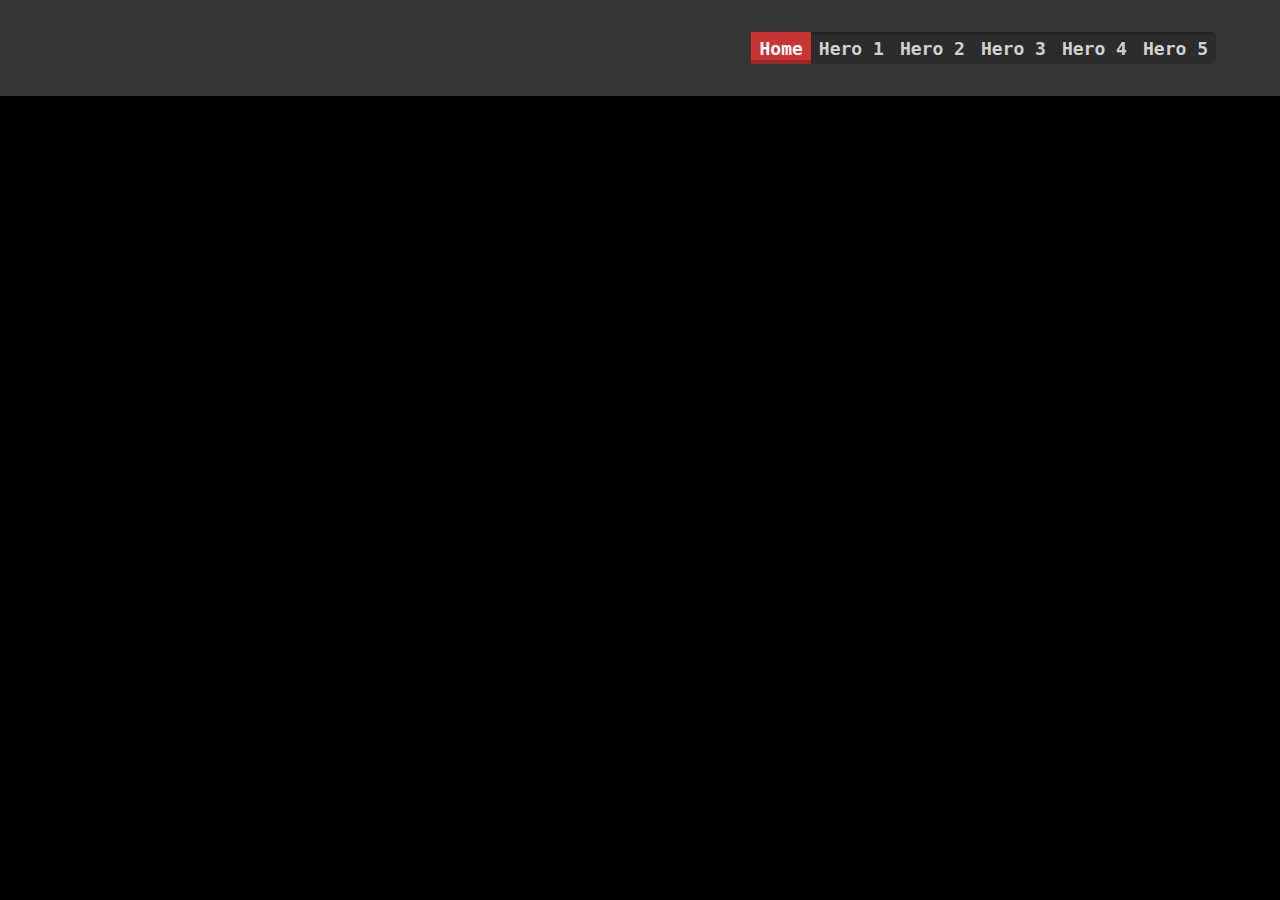
<file: index.html>
<!DOCTYPE html>
<html lang="en">
<head>
    <meta charset="UTF-8">
    <meta name="viewport" content="width=device-width, initial-scale=1.0">
    <title>WD Seatwork 2</title>

    <link rel="stylesheet" href="./assets/css/style.css">
    <link rel="stylesheet" href="./assets/css/header.css">
    <link rel="stylesheet" href="./assets/css/scrollbar.css">
</head>
<body>
<header class="header customCheckBoxHolder">
  <a href="index.html" class="customCheckBoxWrapper home-link">
    <div class="customCheckBox"><div class="inner">Home</div></div>
  </a>
  <a href="pages/hero-1/index.html" class="customCheckBoxWrapper hero1-link">
    <div class="customCheckBox"><div class="inner">Hero 1</div></div>
  </a>
  <a href="pages/hero-2/index.html" class="customCheckBoxWrapper hero2-link">
    <div class="customCheckBox"><div class="inner">Hero 2</div></div>
  </a>
  <a href="pages/hero-3/index.html" class="customCheckBoxWrapper hero3-link">
    <div class="customCheckBox"><div class="inner">Hero 3</div></div>
  </a>
  <a href="pages/hero-4/index.html" class="customCheckBoxWrapper hero4-link">
    <div class="customCheckBox"><div class="inner">Hero 4</div></div>
  </a>
  <a href="pages/hero-5/index.html" class="customCheckBoxWrapper hero5-link">
    <div class="customCheckBox"><div class="inner">Hero 5</div></div>
  </a>

</header>


</body>
</html>
</file>
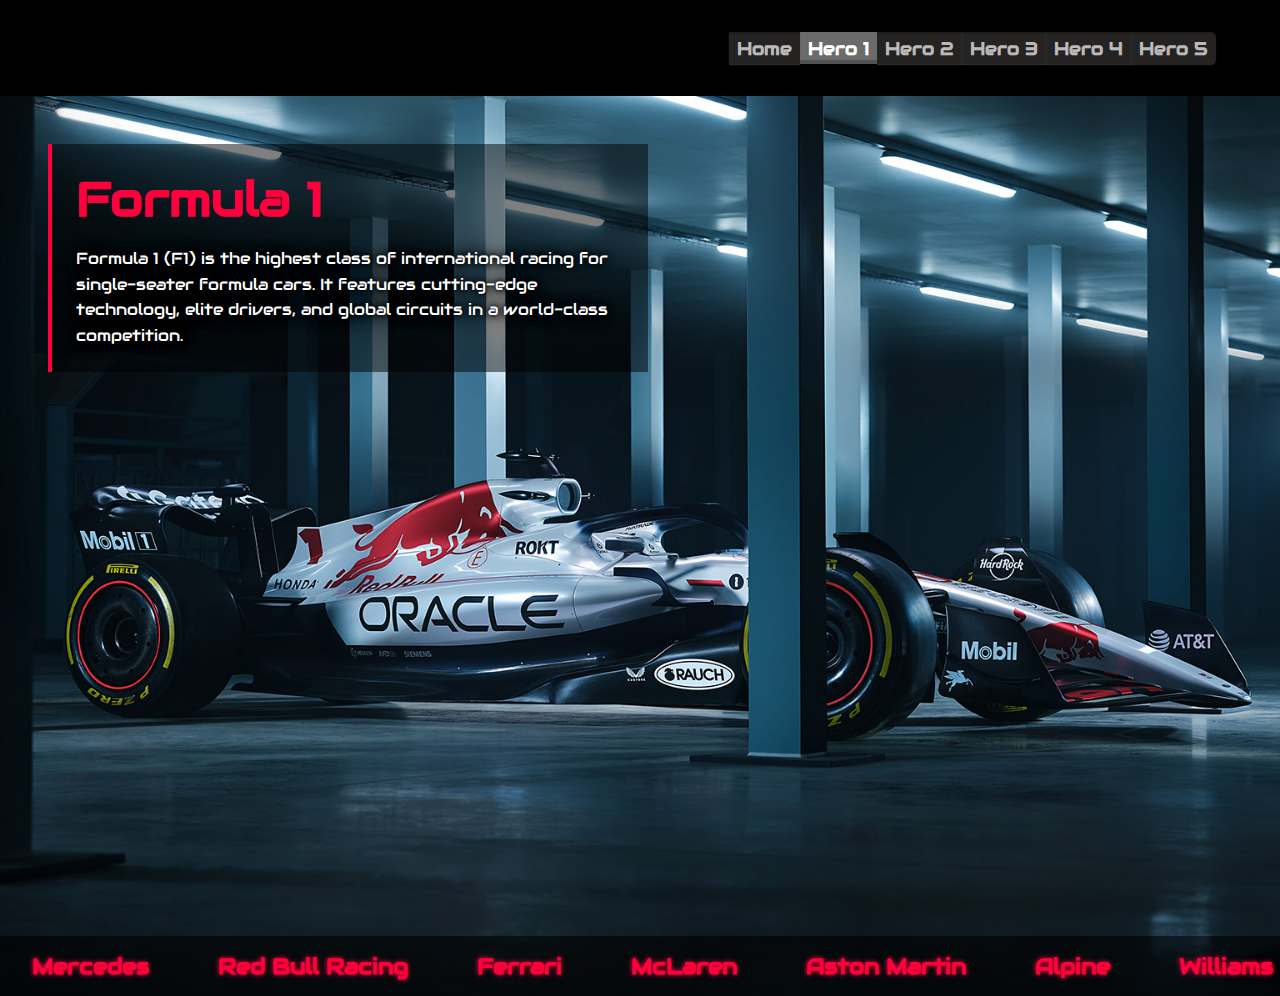
<file: pages/hero-1/index.html>
<!DOCTYPE html>
<html lang="en">
<head>
    <meta charset="UTF-8">
    <meta name="viewport" content="width=device-width, initial-scale=1.0">
    <title>WD Seatwork 2</title>

<link rel="stylesheet" href="../hero-1/assets/css/style.css">
<link rel="stylesheet" href="../hero-1/assets/css/header.css">
<link rel="stylesheet" href="../hero-1/assets/css/scrollbar.css">
<link href="https://fonts.googleapis.com/css2?family=Audiowide&display=swap" rel="stylesheet">

</head>
<body class="hero1-page">
<header class="header customCheckBoxHolder">
  <a href="../../index.html" class="customCheckBoxWrapper home-link">
    <div class="customCheckBox"><div class="inner">Home</div></div>
  </a>
  <a href="../hero-1/index.html" class="customCheckBoxWrapper hero1-link">
    <div class="customCheckBox"><div class="inner">Hero 1</div></div>
  </a>
  <a href="../hero-2/index.html" class="customCheckBoxWrapper hero2-link">
    <div class="customCheckBox"><div class="inner">Hero 2</div></div>
  </a>
  <a href="../hero-3/index.html" class="customCheckBoxWrapper hero3-link">
    <div class="customCheckBox"><div class="inner">Hero 3</div></div>
  </a>
  <a href="../hero-4/index.html" class="customCheckBoxWrapper hero4-link">
    <div class="customCheckBox"><div class="inner">Hero 4</div></div>
  </a>
  <a href="../hero-5/index.html" class="customCheckBoxWrapper hero5-link">
    <div class="customCheckBox"><div class="inner">Hero 5</div></div>
  </a>
</header>

<section class="hero-section">
  
<img src="./assets/img/2025-Formula1-Red-Bull-Racing-RB21-010-1080.jpg" alt="F1" srcset="">

  <div class="hero-content">
    <div class="left-info">
      <h1 class="f1-title">Formula 1</h1>
      <p class="f1-description">
        Formula 1 (F1) is the highest class of international racing for single-seater formula cars. 
        It features cutting-edge technology, elite drivers, and global circuits in a world-class competition.
      </p>
    </div>
  </div>

  <div class="team-slider">
    <div class="team-track">
      <span>Mercedes</span>
      <span>Red Bull Racing</span>
      <span>Ferrari</span>
      <span>McLaren</span>
      <span>Aston Martin</span>
      <span>Alpine</span>
      <span>Williams</span>
      <span>Haas</span>
      <span>AlphaTauri</span>
      <span>Stake F1</span>

      <span>Mercedes</span>
      <span>Red Bull Racing</span>
      <span>Ferrari</span>
      <span>McLaren</span>
      <span>Aston Martin</span>
      <span>Alpine</span>
      <span>Williams</span>
      <span>Haas</span>
      <span>AlphaTauri</span>
      <span>Stake F1</span>
    </div>
  </div>
</section>

</body>
</html>
</file>
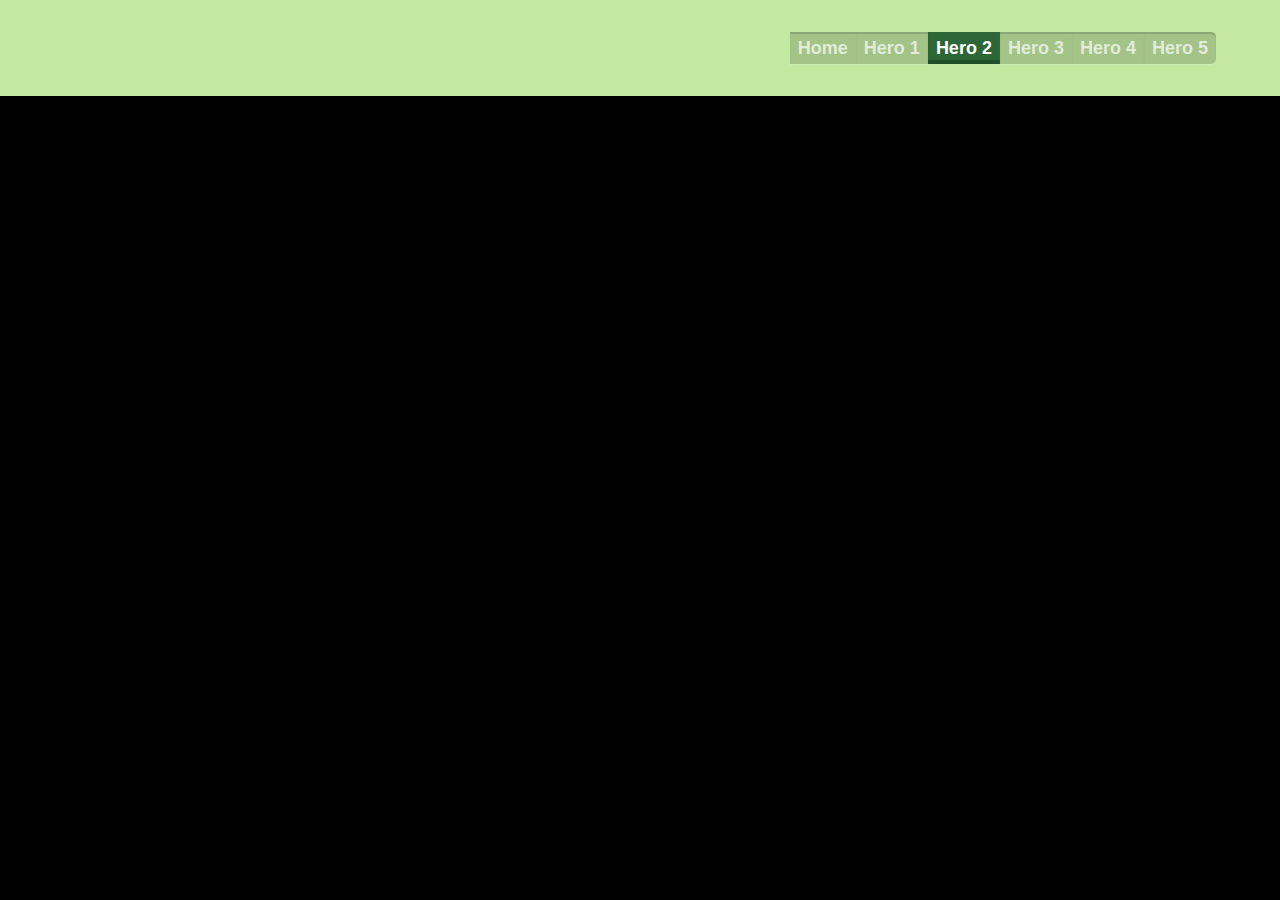
<file: pages/hero-2/index.html>
<!DOCTYPE html>
<html lang="en">
<head>
    <meta charset="UTF-8">
    <meta name="viewport" content="width=device-width, initial-scale=1.0">
    <title>WD Seatwork 2</title>

<link rel="stylesheet" href="../hero-2/assets/css/style.css">
<link rel="stylesheet" href="../hero-2/assets/css/header.css">
<link rel="stylesheet" href="../hero-2/assets/css/scrollbar.css">
</head>
<body class="hero1-page">
<header class="header customCheckBoxHolder">
  <a href="../../index.html" class="customCheckBoxWrapper home-link">
    <div class="customCheckBox"><div class="inner">Home</div></div>
  </a>
  <a href="../hero-1/index.html" class="customCheckBoxWrapper hero1-link">
    <div class="customCheckBox"><div class="inner">Hero 1</div></div>
  </a>
  <a href="../hero-2/index.html" class="customCheckBoxWrapper hero2-link">
    <div class="customCheckBox"><div class="inner">Hero 2</div></div>
  </a>
  <a href="../hero-3/index.html" class="customCheckBoxWrapper hero3-link">
    <div class="customCheckBox"><div class="inner">Hero 3</div></div>
  </a>
  <a href="../hero-4/index.html" class="customCheckBoxWrapper hero4-link">
    <div class="customCheckBox"><div class="inner">Hero 4</div></div>
  </a>
  <a href="../hero-5/index.html" class="customCheckBoxWrapper hero5-link">
    <div class="customCheckBox"><div class="inner">Hero 5</div></div>
  </a>
</header>


</body>
</html>
</file>
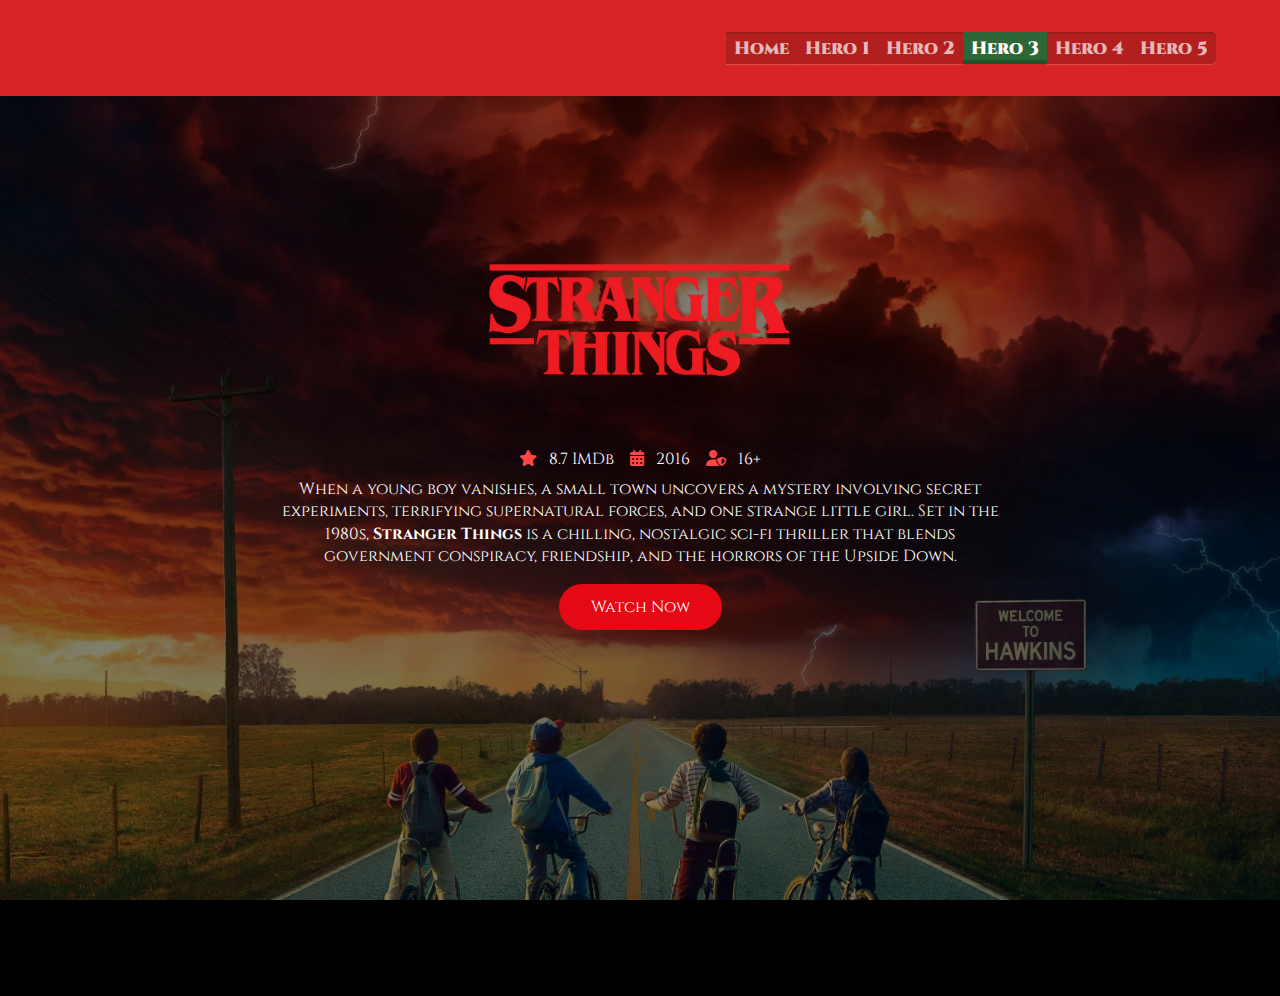
<file: pages/hero-3/index.html>
<!DOCTYPE html>
<html lang="en">
<head>
    <meta charset="UTF-8">
    <meta name="viewport" content="width=device-width, initial-scale=1.0">
    <title>WD Seatwork 2</title>

<link rel="stylesheet" href="../hero-3/assets/css/style.css">
<link rel="stylesheet" href="../hero-3/assets/css/header.css">
<link rel="stylesheet" href="../hero-3/assets/css/scrollbar.css">

<link href="https://fonts.googleapis.com/css2?family=Cinzel:wght@400;700&display=swap" rel="stylesheet" />
<link rel="stylesheet" href="https://cdnjs.cloudflare.com/ajax/libs/font-awesome/6.4.0/css/all.min.css">
</head>
<body class="hero1-page">
<header class="header customCheckBoxHolder">
  <a href="../../index.html" class="customCheckBoxWrapper home-link">
    <div class="customCheckBox"><div class="inner">Home</div></div>
  </a>
  <a href="../hero-1/index.html" class="customCheckBoxWrapper hero1-link">
    <div class="customCheckBox"><div class="inner">Hero 1</div></div>
  </a>
  <a href="../hero-2/index.html" class="customCheckBoxWrapper hero2-link">
    <div class="customCheckBox"><div class="inner">Hero 2</div></div>
  </a>
  <a href="../hero-3/index.html" class="customCheckBoxWrapper hero3-link">
    <div class="customCheckBox"><div class="inner">Hero 3</div></div>
  </a>
  <a href="../hero-4/index.html" class="customCheckBoxWrapper hero4-link">
    <div class="customCheckBox"><div class="inner">Hero 4</div></div>
  </a>
  <a href="../hero-5/index.html" class="customCheckBoxWrapper hero5-link">
    <div class="customCheckBox"><div class="inner">Hero 5</div></div>
  </a>
</header>

  <div class="hero">
    <div class="overlay"></div>

    <img src="./assets/img/stranger things.png" alt="Stranger Things Logo" class="logo" />

    <div class="content">
      <div class="movie-info">
        <div><i class="fa-solid fa-star"></i> 8.7 IMDb</div>
        <div><i class="fa-solid fa-calendar-days"></i> 2016</div>
        <div><i class="fa-solid fa-user-shield"></i> 16+</div>
      </div>

      <p class="description">
        When a young boy vanishes, a small town uncovers a mystery involving secret experiments, terrifying supernatural forces, and one strange little girl. Set in the 1980s, <strong>Stranger Things</strong> is a chilling, nostalgic sci-fi thriller that blends government conspiracy, friendship, and the horrors of the Upside Down.
      </p>

      <a href="#" class="watch-button">Watch Now</a>
    </div>
  </div>

</body>
</html>
</file>
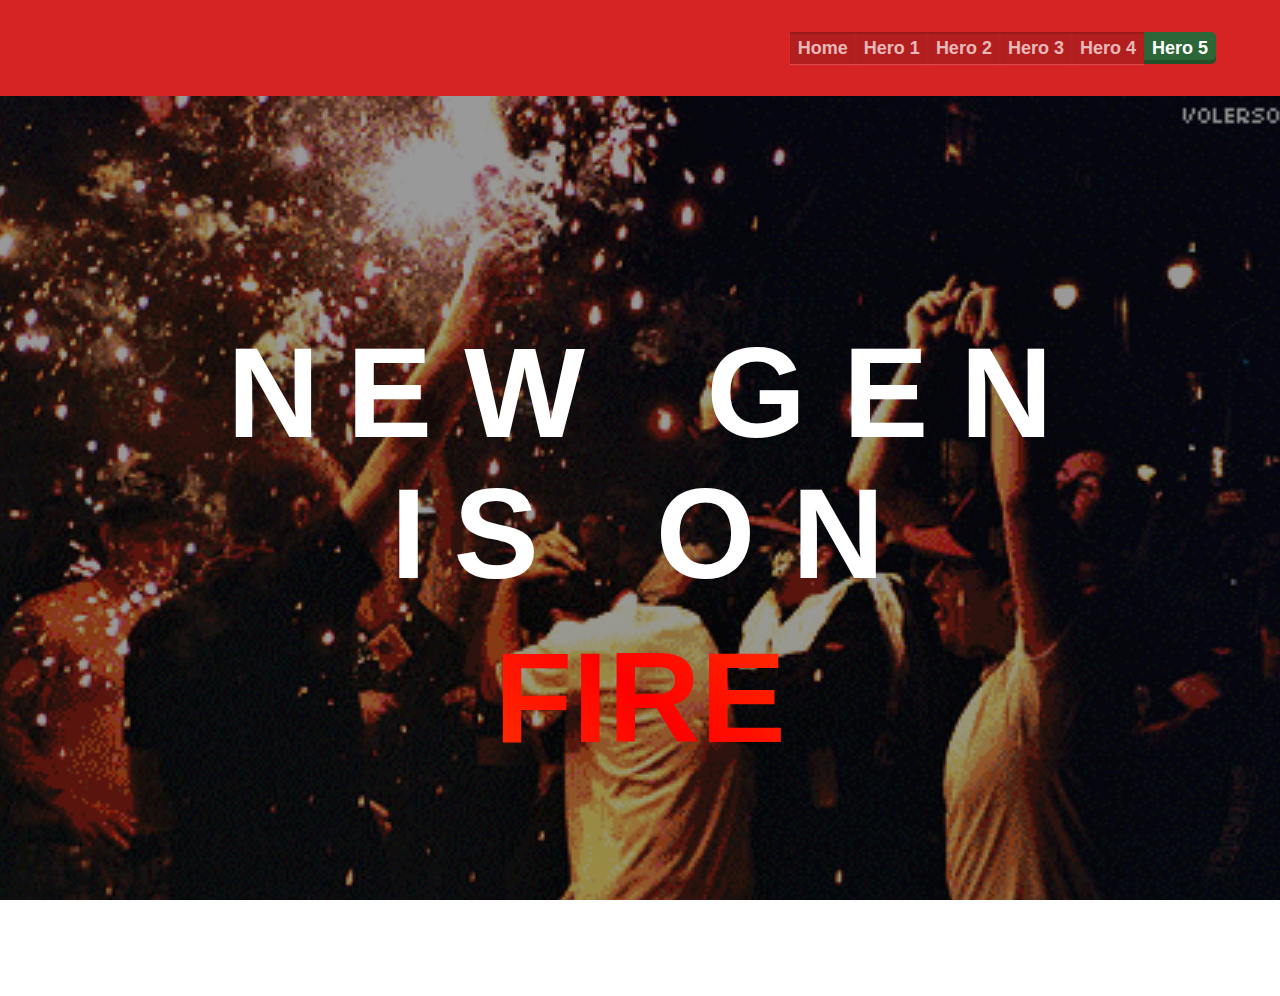
<file: pages/hero-5/index.html>
<!DOCTYPE html>
<html lang="en">
<head>
    <meta charset="UTF-8">
    <meta name="viewport" content="width=device-width, initial-scale=1.0">
    <title>WD Seatwork 2</title>

<link rel="stylesheet" href="../hero-5/assets/css/style.css">
<link rel="stylesheet" href="../hero-5/assets/css/header.css">
<link rel="stylesheet" href="../hero-5/assets/css/scrollbar.css">
<link rel="stylesheet" href="https://cdnjs.cloudflare.com/ajax/libs/font-awesome/6.4.0/css/all.min.css">

</head>
<body class="hero1-page">
  <header class="header customCheckBoxHolder">
  <a href="../../index.html" class="customCheckBoxWrapper home-link">
    <div class="customCheckBox"><div class="inner">Home</div></div>
  </a>
  <a href="../hero-1/index.html" class="customCheckBoxWrapper hero1-link">
    <div class="customCheckBox"><div class="inner">Hero 1</div></div>
  </a>
  <a href="../hero-2/index.html" class="customCheckBoxWrapper hero2-link">
    <div class="customCheckBox"><div class="inner">Hero 2</div></div>
  </a>
  <a href="../hero-3/index.html" class="customCheckBoxWrapper hero3-link">
    <div class="customCheckBox"><div class="inner">Hero 3</div></div>
  </a>
  <a href="../hero-4/index.html" class="customCheckBoxWrapper hero4-link">
    <div class="customCheckBox"><div class="inner">Hero 4</div></div>
  </a>
  <a href="../hero-5/index.html" class="customCheckBoxWrapper hero5-link">
    <div class="customCheckBox"><div class="inner">Hero 5</div></div>
  </a>
</header>

<section class="hero">
  <div class="hero-text">
    <h1 class="line1">
      <span class="s1">N</span>
      <span class="s3">E</span>
      <span class="s2">W</span>
      <span class="space"></span>
      <span class="s2">G</span>
      <span class="s4">E</span>
      <span class="s1">N</span>
    </h1>
    <h1 class="line2">
      <span class="s3">I</span>
      <span class="s1">S</span>
      <span class="space"></span>
      <span class="s2">O</span>
      <span class="s4">N</span>
    </h1>
    <h1 class="fire-text">FIRE</h1>
  </div>
  <ul class="wrapper">
    <li class="icon facebook">
      <span class="tooltip">Facebook</span>
      <i class="fab fa-facebook-f"></i>
    </li>
    <li class="icon twitter">
      <span class="tooltip">Twitter</span>
      <i class="fab fa-twitter"></i>
    </li>
    <li class="icon instagram">
      <span class="tooltip">Instagram</span>
      <i class="fab fa-instagram"></i>
    </li>
  </ul>
</section>
</body>


</html>
</file>
<file: assets/css/style.css>
* {
  margin: 0;
  padding: 0;
  box-sizing: border-box;
}
body {
  overflow-x: hidden;
  font-family: 'Press Start 2P', monospace;
  background-color: black;
  color: white;
}

.hero-section {
  position: relative;
  height: 100vh;
  width: 100%;
  background: url("../img/pixel-city-chill.gif") no-repeat center center / cover;
  display: flex;
  justify-content: center;
  align-items: center;
  flex-direction: column;
  text-align: center;
  overflow: hidden;
}

.overlay {
  position: absolute;
  top: 0; left: 0;
  width: 100%; height: 100%;
  background-color: rgba(0, 0, 0, 0.4);
  z-index: 0;
}

.hero-content {
  position: relative;
  z-index: 1;
  padding: 1rem;
}

.web-design {
  font-size: 1rem;
  margin-bottom: 1rem;
  color: #bbbbbb;
}

.hero-title {
  font-size: 2.5rem;
  color: #ffffff;
  text-shadow: 0 0 5px #0ff;
  animation: flicker 2s infinite;
  margin-bottom: 1rem;
}

.subtext {
  font-size: 0.75rem;
  color: #bbbbbb;
  margin: 0.25rem 0;
}

@keyframes flicker {
  0%, 19%, 21%, 23%, 25%, 54%, 56%, 100% {
    opacity: 1;
  }
  20%, 22%, 24%, 55% {
    opacity: 0;
  }
}
</file>
<file: assets/css/header.css>
* {
  margin: 0;
  padding: 0;
  box-sizing: border-box;
}

.header {
  width: 100%;
  display: flex;
  justify-content: flex-end;
  align-items: center;
  padding: 2rem 4rem; 
  background-color: #363636;
  box-sizing: border-box;
}

.customCheckBox {
  width: fit-content;
  position: relative;
  overflow: hidden;
  cursor: pointer;
  user-select: none;
  padding: 2px 8px;
  background-color: #2c2c2c; /* dark grey buttons */
  border-radius: 0px;
  color: rgba(255, 255, 255, 0.8);
  transition: 300ms ease;
  display: flex;
  height: 32px;
  align-items: center;
  box-shadow: rgba(0, 0, 0, 0.2) 0px 2px 1px inset;
  justify-content: center;
  min-width: 55px;
}

.customCheckBox:hover {
  background-color: #3a3a3a; /* brighter on hover */
  color: white;
  box-shadow: rgba(0, 0, 0, 0.3) 0px -2px 1px inset;
}

.customCheckBox .inner {
  font-size: 18px;
  font-weight: 900;
  pointer-events: none;
  transition-timing-function: cubic-bezier(0.25, 0.8, 0.25, 1);
  transition-duration: 300ms;
  transition-property: transform;
  transform: translateY(0px);
}

.customCheckBox:hover .inner {
  transform: translateY(-2px);
}

.customCheckBoxWrapper:first-of-type .customCheckBox {
  background-color: #cc3333;
  color: white;
  box-shadow: rgba(0, 0, 0, 0.23) 0px -4px 1px 0px inset;
}

.customCheckBoxWrapper:last-of-type .customCheckBox {
  border-bottom-right-radius: 5px;
  border-top-right-radius: 5px;
  border-left: 0px;
}

.customCheckBoxInput {
  display: none;
}

.customCheckBoxInput:checked + .customCheckBoxWrapper .customCheckBox {
  background-color: #2d6737;
  color: white;
  box-shadow: rgba(0, 0, 0, 0.23) 0px -4px 1px 0px inset, rgba(255, 255, 255, 0.17) 0px -1px 1px 0px, rgba(0, 0, 0, 0.17) 0px 2px 4px 1px;
}

.customCheckBoxInput:checked + .customCheckBoxWrapper .customCheckBox .inner {
  transform: translateY(-2px);
}

.customCheckBoxInput:checked + .customCheckBoxWrapper .customCheckBox:hover {
  background-color: #34723f;
  box-shadow: rgba(0, 0, 0, 0.26) 0px -4px 1px 0px inset, rgba(255, 255, 255, 0.17) 0px -1px 1px 0px, rgba(0, 0, 0, 0.15) 0px 3px 6px 2px;
}

.customCheckBoxWrapper {
  text-decoration: none;
  cursor: pointer;
  display: flex;
}
</file>
<file: assets/css/scrollbar.css>
*::-webkit-scrollbar{
    width: 5px;
}

*::-webkit-scrollbar-track{
    background-color: #c6a288;
    border-radius: 12px;
}

*::-webkit-scrollbar-thumb{
    background-color: #7c5d4b;
    border-radius: 12px;
}
</file>
<file: pages/hero-1/assets/css/style.css>
* {
  margin: 0;
  padding: 0;
  box-sizing: border-box;
}

body {
  font-family: 'Audiowide', sans-serif;
  background-color: #000;
  color: #fff;
  overflow-x: hidden;
}

.hero-section {
  position: relative;
  min-height: 100vh;
  width: 100%;
  overflow: hidden;
  display: flex;
  flex-direction: column;
  justify-content: space-between;
}

.hero-section img {
  position: absolute;
  top: 0;
  left: 0;
  width: 100%;
  height: 100%;
  object-fit: cover;
  z-index: -1;
}

.hero-content {
  padding: 3rem;
  z-index: 1;
}

.left-info {
  max-width: 600px;
  background: rgba(0, 0, 0, 0.5);
  padding: 1.5rem;
  border-left: 4px solid #ff003c;
}

.f1-title {
  font-size: 3rem;
  color: #ff003c;
  margin-bottom: 1rem;
}

.f1-description {
  font-size: 1rem;
  line-height: 1.6;
  text-shadow:
    0 0 4px #000000,
    0 0 8px #000000,
    0 0 16px #000000;
}

/* Team slider section */
.team-slider {
  width: 100%;
  overflow: hidden;
  background: rgba(0, 0, 0, 0.6);
  padding: 1rem 0;
  position: relative;
  z-index: 2;
}

.team-track {
  display: inline-block;
  white-space: nowrap;
  animation: scrollTeams 30s linear infinite;
  min-width: 200%; 
}

.team-track span {
  display: inline-block;
  margin: 0 2rem;
  font-size: 1.4rem;
  color: #ff003c;
  text-shadow: 0 0 5px #ff003c;
  font-weight: bold;
}

@keyframes scrollTeams {
  0% {
    transform: translateX(0%);
  }
  100% {
    transform: translateX(-50%);
  }
}
</file>
<file: pages/hero-1/assets/css/header.css>
* {
  margin: 0;
  padding: 0;
  box-sizing: border-box;
}

.header {
  width: 100%;
  display: flex;
  justify-content: flex-end;
  align-items: center;
  padding: 2rem 4rem; 
  background-color:   #000000;
  box-sizing: border-box;
}

.customCheckBoxHolder {
  margin: px;
  display: flex;
}

.customCheckBox {
  width: fit-content;
  position: relative;
  overflow: hidden;
  cursor: pointer;
  user-select: none;
  padding: 2px 8px;
  background-color: rgba(231, 213, 213, 0.16);
  border-radius: 0px;
  color: rgba(255, 255, 255, 0.7);
  transition-timing-function: cubic-bezier(0.25, 0.8, 0.25, 1);
  transition-duration: 300ms;
  transition-property: color, background-color, box-shadow;
  display: flex;
  height: 32px;
  align-items: center;
  box-shadow: rgba(0, 0, 0, 0.15) 0px 2px 1px 0px inset, rgba(255, 255, 255, 0.17) 0px 1px 1px 0px;
  outline: none;
  justify-content: center;
  min-width: 55px;
}

.customCheckBox:hover {
  background-color: #424242;
  color: white;
  box-shadow: rgba(0, 0, 0, 0.23) 0px -4px 1px 0px inset, rgba(255, 255, 255, 0.17) 0px -1px 1px 0px, rgba(0, 0, 0, 0.17) 0px 2px 4px 1px;
}

.customCheckBox .inner {
  font-size: 18px;
  font-weight: 900;
  pointer-events: none;
  transition-timing-function: cubic-bezier(0.25, 0.8, 0.25, 1);
  transition-duration: 300ms;
  transition-property: transform;
  transform: translateY(0px);
}

.customCheckBox:hover .inner {
  transform: translateY(-2px);
}

.customCheckBoxWrapper:nth-of-type(2) .customCheckBox {
  background-color: #6b6b6b;
  color: white;
  box-shadow: rgba(0, 0, 0, 0.23) 0px -4px 1px 0px inset;
}

.customCheckBoxWrapper:last-of-type .customCheckBox {
  border-bottom-right-radius: 5px;
  border-top-right-radius: 5px;
  border-left: 0px;
}

.customCheckBoxInput {
  display: none;
}

.customCheckBoxInput:checked + .customCheckBoxWrapper .customCheckBox {
  background-color: #2d6737;
  color: white;
  box-shadow: rgba(0, 0, 0, 0.23) 0px -4px 1px 0px inset, rgba(255, 255, 255, 0.17) 0px -1px 1px 0px, rgba(0, 0, 0, 0.17) 0px 2px 4px 1px;
}

.customCheckBoxInput:checked + .customCheckBoxWrapper .customCheckBox .inner {
  transform: translateY(-2px);
}

.customCheckBoxInput:checked + .customCheckBoxWrapper .customCheckBox:hover {
  background-color: #34723f;
  box-shadow: rgba(0, 0, 0, 0.26) 0px -4px 1px 0px inset, rgba(255, 255, 255, 0.17) 0px -1px 1px 0px, rgba(0, 0, 0, 0.15) 0px 3px 6px 2px;
}

.customCheckBoxWrapper {
  text-decoration: none;
  cursor: pointer;
  display: flex;
}
</file>
<file: pages/hero-1/assets/css/scrollbar.css>
*::-webkit-scrollbar{
    width: 5px;
}

*::-webkit-scrollbar-track{
    background-color: #c6a288;
    border-radius: 12px;
}

*::-webkit-scrollbar-thumb{
    background-color: #7c5d4b;
    border-radius: 12px;
}
</file>
<file: pages/hero-2/assets/css/header.css>
* {
  margin: 0;
  padding: 0;
  box-sizing: border-box;
}

.header {
  width: 100%;
  display: flex;
  justify-content: flex-end;
  align-items: center;
  padding: 2rem 4rem; 
  background-color: #c3e9a1;
  box-sizing: border-box;
}

.customCheckBoxHolder {
  margin: px;
  display: flex;
}

.customCheckBox {
  width: fit-content;
  position: relative;
  overflow: hidden;
  cursor: pointer;
  user-select: none;
  padding: 2px 8px;
  background-color: rgba(0, 0, 0, 0.16);
  border-radius: 0px;
  color: rgba(255, 255, 255, 0.7);
  transition-timing-function: cubic-bezier(0.25, 0.8, 0.25, 1);
  transition-duration: 300ms;
  transition-property: color, background-color, box-shadow;
  display: flex;
  height: 32px;
  align-items: center;
  box-shadow: rgba(0, 0, 0, 0.15) 0px 2px 1px 0px inset, rgba(255, 255, 255, 0.17) 0px 1px 1px 0px;
  outline: none;
  justify-content: center;
  min-width: 55px;
}

.customCheckBox:hover {
  background-color: #2c2c2c;
  color: white;
  box-shadow: rgba(0, 0, 0, 0.23) 0px -4px 1px 0px inset, rgba(255, 255, 255, 0.17) 0px -1px 1px 0px, rgba(0, 0, 0, 0.17) 0px 2px 4px 1px;
}

.customCheckBox .inner {
  font-size: 18px;
  font-weight: 900;
  pointer-events: none;
  transition-timing-function: cubic-bezier(0.25, 0.8, 0.25, 1);
  transition-duration: 300ms;
  transition-property: transform;
  transform: translateY(0px);
}

.customCheckBox:hover .inner {
  transform: translateY(-2px);
}

.customCheckBoxWrapper:nth-of-type(3) .customCheckBox {
  background-color: #2d6737;
  color: white;
  box-shadow: rgba(0, 0, 0, 0.23) 0px -4px 1px 0px inset;
}

.customCheckBoxWrapper:last-of-type .customCheckBox {
  border-bottom-right-radius: 5px;
  border-top-right-radius: 5px;
  border-left: 0px;
}

.customCheckBoxInput {
  display: none;
}

.customCheckBoxInput:checked + .customCheckBoxWrapper .customCheckBox {
  background-color: #2d6737;
  color: white;
  box-shadow: rgba(0, 0, 0, 0.23) 0px -4px 1px 0px inset, rgba(255, 255, 255, 0.17) 0px -1px 1px 0px, rgba(0, 0, 0, 0.17) 0px 2px 4px 1px;
}

.customCheckBoxInput:checked + .customCheckBoxWrapper .customCheckBox .inner {
  transform: translateY(-2px);
}

.customCheckBoxInput:checked + .customCheckBoxWrapper .customCheckBox:hover {
  background-color: #34723f;
  box-shadow: rgba(0, 0, 0, 0.26) 0px -4px 1px 0px inset, rgba(255, 255, 255, 0.17) 0px -1px 1px 0px, rgba(0, 0, 0, 0.15) 0px 3px 6px 2px;
}

.customCheckBoxWrapper {
  text-decoration: none;
  cursor: pointer;
  display: flex;
}
</file>
<file: pages/hero-2/assets/css/scrollbar.css>
*::-webkit-scrollbar{
    width: 5px;
}

*::-webkit-scrollbar-track{
    background-color: #c6a288;
    border-radius: 12px;
}

*::-webkit-scrollbar-thumb{
    background-color: #7c5d4b;
    border-radius: 12px;
}
</file>
<file: pages/hero-3/assets/css/style.css>
* {
  margin: 0;
  padding: 0;
  box-sizing: border-box;
}

body, html {
  height: 100%;
  font-family: 'Cinzel', serif;
  color: white;
  background: black;
  overflow-x: hidden;
}

.hero {
  position: relative;
  background: url('../img/stbg.jpg') no-repeat center center/cover;
  min-height: 100vh;
  display: flex;
  flex-direction: column;
  align-items: center;
  padding: 2rem 1rem;
  text-align: center;
  z-index: 0;
}

.overlay {
  position: absolute;
  inset: 0;
  background: rgba(0, 0, 0, 0.5);
  z-index: 0;
}

.logo {
  max-width: 20rem;
  width: 100%;
  transform: translateY(2rem);
  position: relative;
  z-index: 1;
}

.content {
  margin-top: -2rem;
  padding: 2rem;
  max-width: 800px;
  width: 100%;
  z-index: 2;
  position: relative;
  animation: fadeIn 1.5s ease-in;
}

.movie-info {
  display: flex;
  justify-content: center;
  flex-wrap: wrap;
  gap: 1rem;
  font-size: 1rem;
  margin-bottom: 0.5rem;
}

.movie-info i {
  margin-right: 0.5rem;
  color: #ff4747;
}

.description {
  font-size: 1rem;
  line-height: 1.4;
  margin-bottom: 1rem;
}

.watch-button {
  display: inline-block;
  background-color: #e50914;
  color: white;
  padding: 0.75rem 2rem;
  border-radius: 999px;
  text-decoration: none;
  font-size: 1rem;
  transition: background 0.3s ease;
}

.watch-button:hover {
  background-color: #b00610;
  cursor: pointer;
}

@keyframes fadeIn {
  from {
    opacity: 0;
    transform: translateY(20px);
  }

  to {
    opacity: 1;
    transform: translateY(0);
  }
}

@media (max-width: 600px) {
  .logo {
    max-width: 220px;
    transform: translateY(1rem);
  }

  .content {
    margin-top: -1rem;
    padding: 1.5rem;
  }

  .movie-info {
    gap: 0.5rem;
    font-size: 0.9rem;
  }

  .description {
    font-size: 0.9rem;
  }

  .watch-button {
    font-size: 0.9rem;
    padding: 0.5rem 1.5rem;
  }
}
</file>
<file: pages/hero-3/assets/css/header.css>
* {
  margin: 0;
  padding: 0;
  box-sizing: border-box;
}

.header {
  width: 100%;
  display: flex;
  justify-content: flex-end;
  align-items: center;
  padding: 2rem 4rem; 
  background-color: #d62424;
  box-sizing: border-box;
}

.customCheckBoxHolder {
  margin: px;
  display: flex;
}

.customCheckBox {
  width: fit-content;
  position: relative;
  overflow: hidden;
  cursor: pointer;
  user-select: none;
  padding: 2px 8px;
  background-color: rgba(0, 0, 0, 0.16);
  border-radius: 0px;
  color: rgba(255, 255, 255, 0.7);
  transition-timing-function: cubic-bezier(0.25, 0.8, 0.25, 1);
  transition-duration: 300ms;
  transition-property: color, background-color, box-shadow;
  display: flex;
  height: 32px;
  align-items: center;
  box-shadow: rgba(0, 0, 0, 0.15) 0px 2px 1px 0px inset, rgba(255, 255, 255, 0.17) 0px 1px 1px 0px;
  outline: none;
  justify-content: center;
  min-width: 55px;
}

.customCheckBox:hover {
  background-color: #2c2c2c;
  color: white;
  box-shadow: rgba(0, 0, 0, 0.23) 0px -4px 1px 0px inset, rgba(255, 255, 255, 0.17) 0px -1px 1px 0px, rgba(0, 0, 0, 0.17) 0px 2px 4px 1px;
}

.customCheckBox .inner {
  font-size: 18px;
  font-weight: 900;
  pointer-events: none;
  transition-timing-function: cubic-bezier(0.25, 0.8, 0.25, 1);
  transition-duration: 300ms;
  transition-property: transform;
  transform: translateY(0px);
}

.customCheckBox:hover .inner {
  transform: translateY(-2px);
}

.customCheckBoxWrapper:nth-of-type(4) .customCheckBox {
  background-color: #2d6737;
  color: white;
  box-shadow: rgba(0, 0, 0, 0.23) 0px -4px 1px 0px inset;
}

.customCheckBoxWrapper:last-of-type .customCheckBox {
  border-bottom-right-radius: 5px;
  border-top-right-radius: 5px;
  border-left: 0px;
}

.customCheckBoxInput {
  display: none;
}

.customCheckBoxInput:checked + .customCheckBoxWrapper .customCheckBox {
  background-color: #2d6737;
  color: white;
  box-shadow: rgba(0, 0, 0, 0.23) 0px -4px 1px 0px inset, rgba(255, 255, 255, 0.17) 0px -1px 1px 0px, rgba(0, 0, 0, 0.17) 0px 2px 4px 1px;
}

.customCheckBoxInput:checked + .customCheckBoxWrapper .customCheckBox .inner {
  transform: translateY(-2px);
}

.customCheckBoxInput:checked + .customCheckBoxWrapper .customCheckBox:hover {
  background-color: #34723f;
  box-shadow: rgba(0, 0, 0, 0.26) 0px -4px 1px 0px inset, rgba(255, 255, 255, 0.17) 0px -1px 1px 0px, rgba(0, 0, 0, 0.15) 0px 3px 6px 2px;
}

.customCheckBoxWrapper {
  text-decoration: none;
  cursor: pointer;
  display: flex;
}
</file>
<file: pages/hero-3/assets/css/scrollbar.css>
*::-webkit-scrollbar{
    width: 5px;
}

*::-webkit-scrollbar-track{
    background-color: #c6a288;
    border-radius: 12px;
}

*::-webkit-scrollbar-thumb{
    background-color: #7c5d4b;
    border-radius: 12px;
}
</file>
<file: pages/hero-5/assets/css/style.css>
* {
  margin: 0;
  padding: 0;
  box-sizing: border-box;
}

body, html {
  height: 100%;
  font-family: 'Montserrat', sans-serif;
  overflow-x: hidden;
  color: white;
}

.hero {
  position: relative;
  height: 100vh;
  width: 100%;
  background: url('../img/698bbd8595d3ab2ea6fb1c7b77150584.gif') no-repeat center center/cover;
  display: flex;
  align-items: center;
  justify-content: center;
  text-align: center;
  padding: 2rem;
}

.hero::before {
  content: "";
  position: absolute;
  inset: 0;
  background: rgba(0, 0, 0, 0.4);
  z-index: 1;
}

.hero-text {
  position: relative;
  z-index: 2;
}

.hero-text h1 {
  font-size: 8rem;
  font-weight: 700;
  line-height: 1.1;
  display: flex;
  justify-content: center;
  flex-wrap: wrap;
}

.s1 { margin: 0 0.5rem; }
.s2 { margin: 0 0.8rem; }
.s3 { margin: 0 1.2rem; }
.s4 { margin: 0 1.5rem; }

.space {
  display: inline-block;
  width: 6rem;
}

.fire-text {
  font-size: 8rem;
  font-weight: 700;
  background: linear-gradient(45deg, #ff6a00, #ff0000, #ff6a00);
  -webkit-background-clip: text;
  -webkit-text-fill-color: transparent;
  margin-top: 1.5rem;
  transition: all 0.4s ease;
}

.fire-text:hover {
  animation: fireFlicker 1s infinite alternate ease-in-out;
}

@keyframes fireFlicker {
  0% {
    background-position: 0% 50%;
    transform: scale(1) rotate(0deg);
    filter: brightness(1);
  }
  25% {
    background-position: 20% 60%;
    transform: scale(1.02) rotate(-0.3deg);
    filter: brightness(1.1);
  }
  50% {
    background-position: 40% 45%;
    transform: scale(0.98) rotate(0.3deg);
    filter: brightness(0.9);
  }
  75% {
    background-position: 60% 55%;
    transform: scale(1.01) rotate(-0.2deg);
    filter: brightness(1.05);
  }
  100% {
    background-position: 80% 50%;
    transform: scale(1) rotate(0deg);
    filter: brightness(1);
  }
}

.wrapper {
  position: absolute; /* Important: NOT fixed */
  bottom: 20px;
  left: 50%;
  transform: translateX(-50%);
  display: flex;
  list-style: none;
  gap: 20px;
  z-index: 2;
}


.wrapper .icon {
  color: #333; /* Make icon itself visible by default */
  background: #ffffff;
  border-radius: 50%;
  margin: 10px;
  width: 50px;
  height: 50px;
  font-size: 18px;
  display: flex;
  justify-content: center;
  align-items: center;
  box-shadow: 0 10px 10px rgba(0, 0, 0, 0.1);
  cursor: pointer;
  transition: all 0.2s ease;
}

.wrapper .icon i {
  color: #333; /* icon always visible */
  transition: 0.3s;
}

.wrapper .facebook:hover i {
  color: #fff;
}

.wrapper .twitter:hover i {
  color: #fff;
}

.wrapper .instagram:hover i {
  color: #fff;
}

.wrapper .tooltip {
  position: absolute;
  top: 0;
  font-size: 14px;
  background: #fff;
  color: #fff;
  padding: 5px 8px;
  border-radius: 5px;
  box-shadow: 0 10px 10px rgba(0, 0, 0, 0.1);
  opacity: 0;
  pointer-events: none;
  transition: all 0.3s cubic-bezier(0.68, -0.55, 0.265, 1.55);
}

.wrapper .tooltip::before {
  content: "";
  position: absolute;
  height: 8px;
  width: 8px;
  background: #fff;
  bottom: -3px;
  left: 50%;
  transform: translate(-50%) rotate(45deg);
}

.wrapper .icon:hover .tooltip {
  top: -45px;
  opacity: 1;
  visibility: visible;
  pointer-events: auto;
}

.wrapper .icon:hover span,
.wrapper .icon:hover .tooltip {
  text-shadow: 0px -1px 0px rgba(0, 0, 0, 0.1);
}

.wrapper .facebook:hover,
.wrapper .facebook:hover .tooltip,
.wrapper .facebook:hover .tooltip::before {
  background: #1877f2;
  color: #fff;
}

.wrapper .twitter:hover,
.wrapper .twitter:hover .tooltip,
.wrapper .twitter:hover .tooltip::before {
  background: #1da1f2;
  color: #fff;
}

.wrapper .instagram:hover,
.wrapper .instagram:hover .tooltip,
.wrapper .instagram:hover .tooltip::before {
  background: #e4405f;
  color: #fff;
}
</file>
<file: pages/hero-5/assets/css/header.css>
* {
  margin: 0;
  padding: 0;
  box-sizing: border-box;
}

.header {
  width: 100%;
  display: flex;
  justify-content: flex-end;
  align-items: center;
  padding: 2rem 4rem; 
  background-color: #d62424;
  box-sizing: border-box;
}

.customCheckBoxHolder {
  margin: px;
  display: flex;
}

.customCheckBox {
  width: fit-content;
  position: relative;
  overflow: hidden;
  cursor: pointer;
  user-select: none;
  padding: 2px 8px;
  background-color: rgba(0, 0, 0, 0.16);
  border-radius: 0px;
  color: rgba(255, 255, 255, 0.7);
  transition-timing-function: cubic-bezier(0.25, 0.8, 0.25, 1);
  transition-duration: 300ms;
  transition-property: color, background-color, box-shadow;
  display: flex;
  height: 32px;
  align-items: center;
  box-shadow: rgba(0, 0, 0, 0.15) 0px 2px 1px 0px inset, rgba(255, 255, 255, 0.17) 0px 1px 1px 0px;
  outline: none;
  justify-content: center;
  min-width: 55px;
}

.customCheckBox:hover {
  background-color: #2c2c2c;
  color: white;
  box-shadow: rgba(0, 0, 0, 0.23) 0px -4px 1px 0px inset, rgba(255, 255, 255, 0.17) 0px -1px 1px 0px, rgba(0, 0, 0, 0.17) 0px 2px 4px 1px;
}

.customCheckBox .inner {
  font-size: 18px;
  font-weight: 900;
  pointer-events: none;
  transition-timing-function: cubic-bezier(0.25, 0.8, 0.25, 1);
  transition-duration: 300ms;
  transition-property: transform;
  transform: translateY(0px);
}

.customCheckBox:hover .inner {
  transform: translateY(-2px);
}

.customCheckBoxWrapper:nth-of-type(6) .customCheckBox {
  background-color: #2d6737;
  color: white;
  box-shadow: rgba(0, 0, 0, 0.23) 0px -4px 1px 0px inset;
}

.customCheckBoxWrapper:last-of-type .customCheckBox {
  border-bottom-right-radius: 5px;
  border-top-right-radius: 5px;
  border-left: 0px;
}

.customCheckBoxInput {
  display: none;
}

.customCheckBoxInput:checked + .customCheckBoxWrapper .customCheckBox {
  background-color: #2d6737;
  color: white;
  box-shadow: rgba(0, 0, 0, 0.23) 0px -4px 1px 0px inset, rgba(255, 255, 255, 0.17) 0px -1px 1px 0px, rgba(0, 0, 0, 0.17) 0px 2px 4px 1px;
}

.customCheckBoxInput:checked + .customCheckBoxWrapper .customCheckBox .inner {
  transform: translateY(-2px);
}

.customCheckBoxInput:checked + .customCheckBoxWrapper .customCheckBox:hover {
  background-color: #34723f;
  box-shadow: rgba(0, 0, 0, 0.26) 0px -4px 1px 0px inset, rgba(255, 255, 255, 0.17) 0px -1px 1px 0px, rgba(0, 0, 0, 0.15) 0px 3px 6px 2px;
}

.customCheckBoxWrapper {
  text-decoration: none;
  cursor: pointer;
  display: flex;
}
</file>
<file: pages/hero-5/assets/css/scrollbar.css>
*::-webkit-scrollbar{
    width: 5px;
}

*::-webkit-scrollbar-track{
    background-color: #c6a288;
    border-radius: 12px;
}

*::-webkit-scrollbar-thumb{
    background-color: #7c5d4b;
    border-radius: 12px;
}
</file>
<file: pages/hero-2/assets/css/style.css>
/* Base Reset */
* {
  margin: 0;
  padding: 0;
  box-sizing: border-box;
}

body {
  overflow-x: hidden;
  font-family: Arial, sans-serif;
  background-color: black;
  color: white;
}
/* Hero Section Styles */
.hero-section {
  height: 100vh;
  width: 100%;
  background: url('../img/bg.png') no-repeat center center/cover;
  display: flex;
  align-items: center;
  justify-content: center;
  padding: 2rem;
}

/* Container */
.hero-content {
  display: flex;
  width: 90%;
  padding: 2rem 4rem;
  gap: 3rem;
  color: white;
}

/* Riolu Image */
.hero-image {
  flex: 1;
  display: flex;
  align-items: center;
  justify-content: flex-end;
  margin-left: -5rem; /* push image more left */
}

.hero-image img {
  width: 75%;
  height: auto;
  object-fit: contain;
  transition: transform 0.3s ease;
}

.hero-image img:hover {
  animation: shake 0.4s ease;
}

@keyframes shake {
  0% { transform: translateX(0); }
  25% { transform: translateX(-5px); }
  50% { transform: translateX(5px); }
  75% { transform: translateX(-5px); }
  100% { transform: translateX(0); }
}

.hero-info {
  flex: 1;
  display: flex;
  flex-direction: column;
  justify-content: center;
  text-align: left;
  font-family: Arial, sans-serif;
  padding-left: 6rem;
}

.hero-info h2 {
  font-size: 2.2rem;
  font-weight: 100;
  color: #ccc;
  letter-spacing: 0.15rem;
  font-family: 'Arial Narrow', sans-serif;
  margin-bottom: 0.4rem;
}

.hero-info h1 {
  font-size: 5.5rem;
  font-weight: 900;
  font-style: italic;
  color: #00f6ff;
  margin-bottom: 1.5rem;
}

.hero-info .entry {
  font-size: 1.6rem;
  font-style: italic;
  margin-bottom: 1.2rem;
  line-height: 2.2rem;
  color: #ddd;
}

.hero-info p {
  font-size: 1.6rem;
  margin-bottom: 1rem;
  line-height: 2rem;
}

.hero-info h2,
.hero-info h1 {
  transition: transform 0.3s ease, text-shadow 0.3s ease;
}

/* Persistent effect on hover */
.hero-info h2:hover {
  transform: translateY(-5px);
  text-shadow: 0 0 8px #00f6ff;
}

.hero-info h1:hover {
  transform: scale(1.1);
  text-shadow: 0 0 12px #00f6ff;
}

@keyframes slideUpGlow {
  0% {
    transform: translateY(0);
    text-shadow: none;
  }
  50% {
    transform: translateY(-5px);
    text-shadow: 0 0 8px #00f6ff;
  }
  100% {
    transform: translateY(0);
    text-shadow: none;
  }
}

@keyframes scaleGlow {
  0% {
    transform: scale(1);
    text-shadow: none;
  }
  50% {
    transform: scale(1.1);
    text-shadow: 0 0 12px #00f6ff;
  }
  100% {
    transform: scale(1);
    text-shadow: none;
  }
}


@keyframes fadeInLeft {
  0% {
    opacity: 0;
    transform: translateX(-50px);
  }
  100% {
    opacity: 1;
    transform: translateX(0);
  }
}

@keyframes fadeInRight {
  0% {
    opacity: 0;
    transform: translateX(50px);
  }
  100% {
    opacity: 1;
    transform: translateX(0);
  }
}

.hero-image {
  animation: fadeInLeft 1s ease-out forwards;
  opacity: 0;
}

.hero-info {
  animation: fadeInRight 1s ease-out forwards;
  animation-delay: 0.3s;
  opacity: 0;
}
</file>
